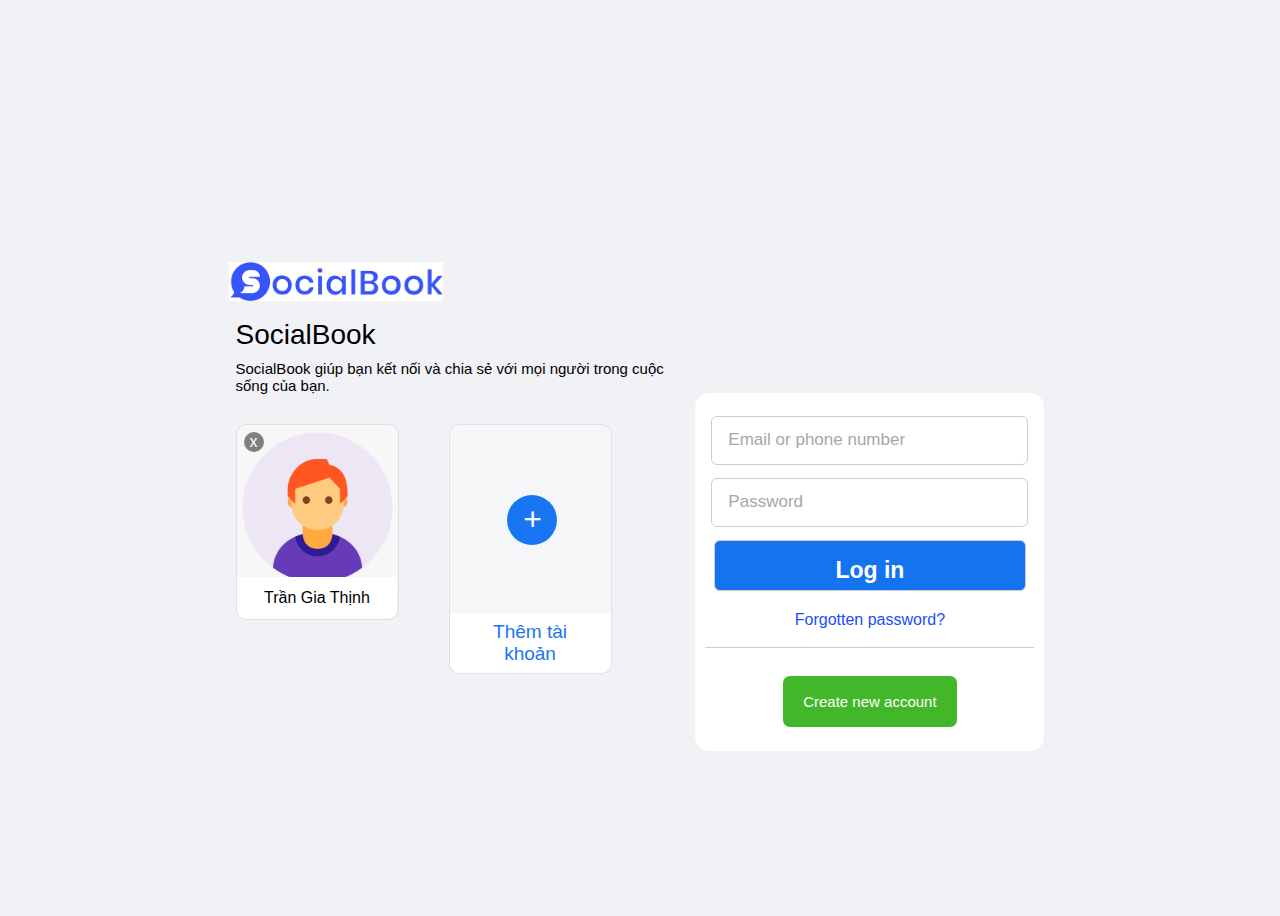
<file: login.html>
<!DOCTYPE html>
<html lang="en">
  <head>
    <meta charset="UTF-8" />
    <meta name="viewport" content="width=device-width, initial-scale=1.0" />
    <link rel="shortcut icon" type="image/png" href="images/favicon.png"/>
    <title>Facebook Login</title>
    <style>
      /* CSS styles */
      * {
        font-family: sans-serif;
      }

      body {
        background-color: #f0f2f5;
      }

      .login-fb {
        width: 80%;
        margin-left: 10%;
        display: grid;
        grid-template-columns: repeat(auto-fill, minmax(500px, 1fr));
      }

      .login-fb .info {
        margin-top: 65px;
        margin-left: 34px;
      }

      .login-fb .info .image {
        width: 244px;
        margin-bottom: -14px;
        margin-left: -27px;
        padding: 20px;
      }

      .login-fb .info .image img {
        width: 88%;
      }

      .login-fb .info h2 {
        color: black;
        font-weight: 100;
        margin: 8px 0 -12px;
        font-size: 28px;
      }

      .login-fb .info p {
        font-size: 15px;
        margin-top: 21px;
      }

      .login-fb .contes {
        display: flex;
        margin-top: 30px;
      }

      .login-fb .info .contes .image-profile {
        width: 161px;
        height: 194px;
        position: relative;
        border: 1px solid #9e9e9e3b;
        border-radius: 10px;
      }

      .login-fb .info .contes .image-profile:hover,
      .login-fb .info .contes .image-creer:hover {
        box-shadow: 0px 0px 8px #ccc;
        transform: scale(1.04);
        cursor: pointer;
      }

      .login-fb .info .contes .image-profile::after {
        content: "Trần Gia Thịnh";
        position: absolute;
        background-color: white;
        bottom: 0px;
        left: 0;
        width: 85%;
        padding: 12px;
        text-align: center;
        border-radius: 0 0 10px 10px;
      }

      .login-fb .info .contes .image-profile img {
        border-radius: 10px 10px 0 0;
        width: 100%;
      }

      .login-fb .info .contes .image-profile .close {
        position: absolute;
        top: 7px;
        left: 7px;
        color: white;
        background: grey;
        border-radius: 50%;
        width: 20px;
        height: 20px;
        display: flex;
        justify-content: center;
        align-items: center;
      }

      .login-fb .info .contes .image-profile:hover .close {
        color: grey;
        background-color: white;
        transform: scale(1.2);
      }

      .login-fb .info .contes .image-creer {
        width: 161px;
        height: 248px;
        background: #f5f6f7;
        border: 1px solid #9e9e9e3b;
        margin-left: 50px;
        border-radius: 10px;
        position: relative;
      }

      .login-fb .info .contes .image-creer::after {
        content: "Thêm tài khoản";
        position: absolute;
        left: 0;
        bottom: 0px;
        width: 100%;
        background-color: white;
        padding: 12px 30px;
        box-sizing: border-box;
        border-radius: 0 0 10px 10px;
        height: 60px;
        display: flex;
        align-items: center;
        color: #1976f2;
        text-align: center;
        font-size: 19px;
      }

      .login-fb .info .contes .image-creer .plus {
        position: absolute;
        top: 28%;
        left: 36%;
        background-color: #1976f2;
        font-size: xx-large;
        color: white;
        border-radius: 50%;
        width: 50px;
        height: 50px;
        display: flex;
        justify-content: center;
        align-items: center;
      }

      /******************* form ****************/

      form {
        background: white;
        display: flex;
        flex-direction: column;
        align-items: center;
        /* justify-content: center;*/
        width: 377px;
        height: fit-content;
        position: relative;
        top: 114px;
        right: -122px;
        border-radius: 14px;
        padding: 10px;
      }

      form input {
        width: 86%;
        padding: 16px;
        border-radius: 6px;
        outline: none;
        border: 1px solid #ccc;
        margin-top: 13px;
      }

      form input::placeholder {
        font-size: 17px;
        color: rgb(167, 167, 167);
        font-weight: 300;
      }

      form input:focus:not(form input[type="submit"]) {
        border: 1px solid #1473ef;
        box-shadow: 0px 0px 2px #1473ef;
      }

      .valid input[type="text"],
      .valid input[type="text"]:focus {
        border: 1px solid #17ce17;
      }

      form input[type="text"] + .text {
        display: none;
        font-size: 17px;
        width: 93%;
        height: 27px;
        margin-bottom: 0;
      }

      .error input[type="text"] + .text {
        color: red;
        display: block;
      }

      .valid input[type="text"] + .text {
        color: #17ce17;
        display: block;
      }

      form input[type="password"] {
      }

      form input[type="submit"] {
        background: #1473ef;
        width: 95%;
        color: white;
        font-size: 23px;
        font-weight: bold;
        height: 51px;
        display: flex;
        flex-direction: column;
        justify-content: center;
        align-items: center;
      }

      form input[type="submit"]:hover {
        background-color: #116ee8;
        cursor: pointer;
      }

      form a {
        margin-top: 20px;
        text-decoration: none;
        color: #1b4cfd;
      }

      form a:hover {
        text-decoration: underline;
      }

      form .new {
        margin-top: 18px;
        padding-top: 7px;
        border-top: 1px solid #ccc;
        width: 100%;
      }

      form .new p {
        background: #42b72a;
        color: white;
        padding: 17px 20px;
        border-radius: 7px;
        width: fit-content;
        margin: 14px auto;
      }

      form .new p:hover {
        background-color: #35a51e;
        cursor: pointer;
      }

      /* Đã bỏ qua để rút gọn mã nguồn */

      /* Sửa đổi phần tử .login-fb để sử dụng flexbox */
      .login-fb {
        display: flex;
        justify-content: center;
        align-items: center;
        height: 100vh;
      }

      /* Sửa đổi phần tử .info để sử dụng flexbox */
      .login-fb .info {
        display: flex;
        justify-content: space-between;
        align-items: center;
        width: 80%;
        margin: 0;
      }

      /* Sửa đổi phần tử form để đặt bên phải */
      form {
        right: 0;
        left: auto;
      }
    </style>
  </head>
  <body>
    <div class="login-fb">
      <div class="info">
        <!-- Phần logo và hình ảnh hồ sơ -->
        <div>
          <div class="image">
            <img src="images/social.png" alt="Facebook Logo" />
          </div>
          <h2>SocialBook</h2>
          <p>
            SocialBook giúp bạn kết nối và chia sẻ với mọi người trong cuộc sống
            của bạn.
          </p>
          <div class="contes">
            <div class="image-profile">
              <div class="close">x</div>
              <img src="images/user150.png " alt="Profile Image" />
            </div>
            <div class="image-creer">
              <div class="plus">+</div>
            </div>
          </div>
        </div>

        <!-- Form đăng nhập -->
        <form id="loginForm">
          <input
            class="email"
            type="text"
            placeholder="Email or phone number"
            required
          />
          <p class="text"></p>
          <input
            class="password"
            type="password"
            placeholder="Password"
            required
          />
          <input class="subm" type="submit" value="Log in" />
          <a href="" class="forgot">Forgotten password?</a>
          <div class="new">
            <p>Create new account</p>
          </div>
        </form>
      </div>
    </div>

    <script>
      // Danh sách tên đăng nhập và mật khẩu hợp lệ
      const validUsers = [
        { username: "user1", password: "password1" },
        { username: "user2", password: "password2" },
        // Thêm các tên đăng nhập và mật khẩu khác tại đây
      ];

      // Lấy phần tử form
      const loginForm = document.getElementById("loginForm");

      // Xử lý sự kiện submit form
      loginForm.addEventListener("submit", function (event) {
        event.preventDefault(); // Ngăn chặn gửi dữ liệu form

        // Lấy giá trị từ trường nhập
        const username = document.querySelector(".email").value;
        const password = document.querySelector(".password").value;

        // Kiểm tra tên đăng nhập và mật khẩu
        const validUser = validUsers.find(
          (user) => user.username === username && user.password === password
        );

        if (validUser) {
          // Nếu tên đăng nhập và mật khẩu hợp lệ, chuyển đến trang khác
          window.location.href = "index.html";
        } else {
          alert("Tên đăng nhập hoặc mật khẩu không đúng.");
        }
      });
    </script>
  </body>
</html>
</file>
